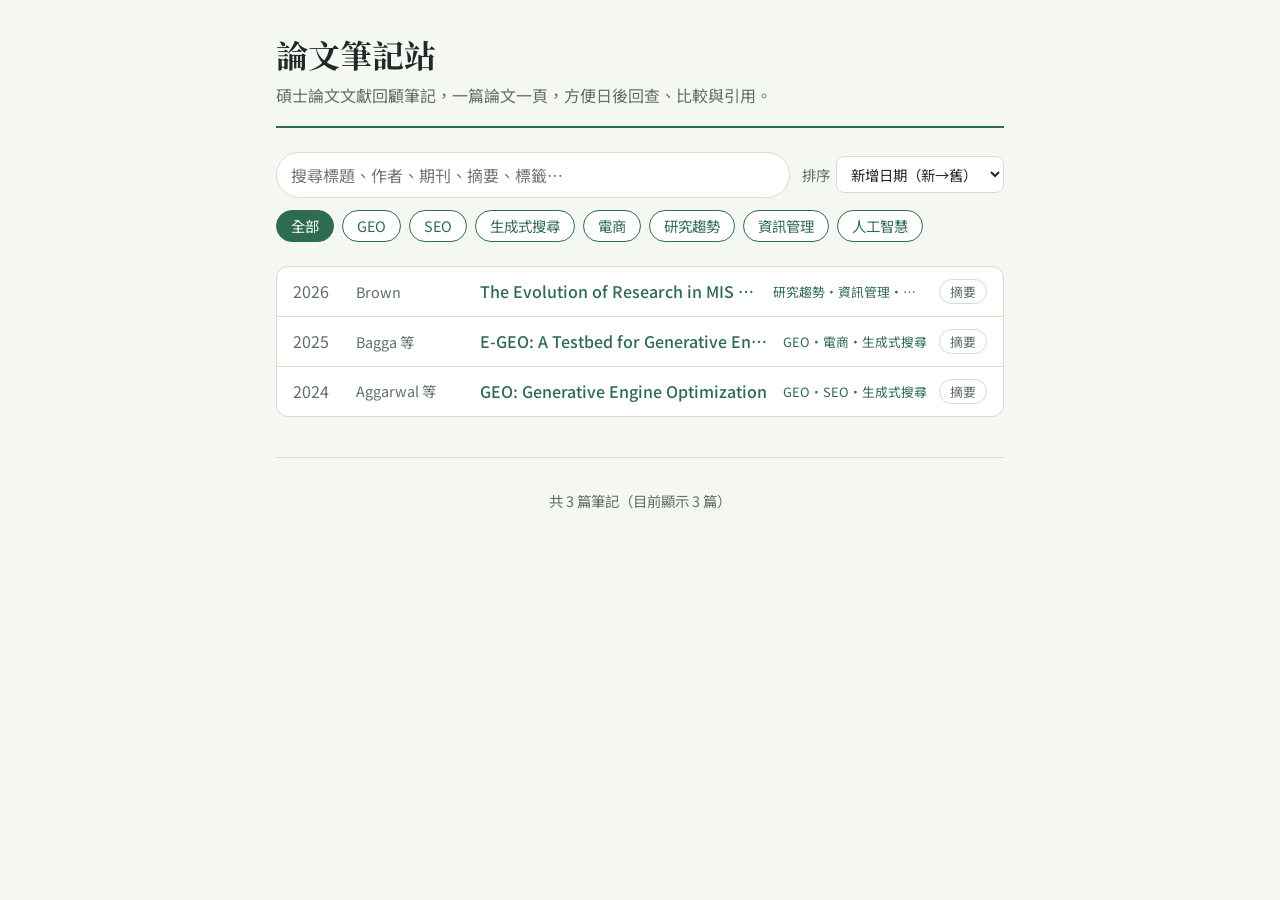
<file: index.html>
<!DOCTYPE html>
<html lang="zh-Hant">
<head>
  <meta charset="UTF-8">
  <meta name="viewport" content="width=device-width, initial-scale=1">
  <title>論文筆記站</title>
  <link rel="stylesheet" href="assets/style.css">
</head>
<body>
  <div class="container">
    <header class="site-header">
      <h1 class="site-title">論文筆記站</h1>
      <p class="site-intro">碩士論文文獻回顧筆記，一篇論文一頁，方便日後回查、比較與引用。</p>
    </header>

    <div class="toolbar">
      <input class="search-input" id="search-input" type="search" placeholder="搜尋標題、作者、期刊、摘要、標籤…" aria-label="搜尋筆記">
      <label class="sort-label">排序
        <select class="sort-select" id="sort-select">
          <option value="added">新增日期（新→舊）</option>
          <option value="year-desc">出版年份（新→舊）</option>
          <option value="year-asc">出版年份（舊→新）</option>
          <option value="title">標題（A→Z）</option>
        </select>
      </label>
    </div>

    <nav class="filter-bar" id="filter-bar" aria-label="標籤篩選"></nav>

    <main>
      <ul class="note-list" id="note-list">
        <li class="empty-message">筆記載入中……</li>
      </ul>
    </main>

    <footer class="site-footer">
      <p id="note-count"></p>
    </footer>
  </div>

  <script>
    (function () {
      var listEl = document.getElementById("note-list");
      var filterEl = document.getElementById("filter-bar");
      var countEl = document.getElementById("note-count");
      var searchEl = document.getElementById("search-input");
      var sortEl = document.getElementById("sort-select");
      var STORE_KEY = "paper-notes-home";
      var notes = [];
      var state = loadState();

      searchEl.value = state.query;
      sortEl.value = state.sort;

      function loadState() {
        var fallback = { query: "", tag: "全部", sort: "added" };
        try {
          var saved = JSON.parse(sessionStorage.getItem(STORE_KEY));
          return saved ? Object.assign(fallback, saved) : fallback;
        } catch (e) {
          return fallback;
        }
      }

      function saveState() {
        try { sessionStorage.setItem(STORE_KEY, JSON.stringify(state)); } catch (e) {}
      }

      function escapeHtml(value) {
        return String(value == null ? "" : value)
          .replace(/&/g, "&amp;")
          .replace(/</g, "&lt;")
          .replace(/>/g, "&gt;")
          .replace(/"/g, "&quot;")
          .replace(/'/g, "&#39;");
      }

      function firstAuthor(authors) {
        var parts = String(authors || "待補").split(",");
        var name = parts[0].trim();
        return parts.length > 2 ? name + " 等" : name;
      }

      // 新增日期新→舊；同一天時，notes.json 中越後面的越新
      function newerFirst(a, b) {
        return String(b.added).localeCompare(String(a.added)) || notes.indexOf(b) - notes.indexOf(a);
      }

      function compare(a, b) {
        var ya = a.year == null ? -Infinity : a.year;
        var yb = b.year == null ? -Infinity : b.year;
        if (state.sort === "year-desc") return yb - ya || newerFirst(a, b);
        if (state.sort === "year-asc") return ya - yb || newerFirst(a, b);
        if (state.sort === "title") return String(a.title).localeCompare(String(b.title));
        return newerFirst(a, b);
      }

      function matches(note) {
        if (state.tag !== "全部" && (note.tags || []).indexOf(state.tag) === -1) return false;
        var q = state.query.trim().toLowerCase();
        if (!q) return true;
        var haystack = [note.title, note.authors, note.year, note.venue, note.summary, (note.tags || []).join(" ")]
          .join(" ").toLowerCase();
        return q.split(/\s+/).every(function (word) { return haystack.indexOf(word) !== -1; });
      }

      function renderFilters() {
        var tags = [];
        notes.forEach(function (note) {
          (note.tags || []).forEach(function (tag) {
            if (tags.indexOf(tag) === -1) tags.push(tag);
          });
        });
        if (state.tag !== "全部" && tags.indexOf(state.tag) === -1) state.tag = "全部";
        filterEl.innerHTML = "";
        ["全部"].concat(tags).forEach(function (tag) {
          var btn = document.createElement("button");
          btn.type = "button";
          btn.className = "filter-btn" + (tag === state.tag ? " is-active" : "");
          btn.setAttribute("aria-pressed", tag === state.tag ? "true" : "false");
          btn.textContent = tag;
          btn.addEventListener("click", function () {
            state.tag = tag;
            saveState();
            renderFilters();
            renderNotes();
          });
          filterEl.appendChild(btn);
        });
      }

      function renderNotes() {
        var shown = notes.filter(matches).sort(compare);
        countEl.textContent = "共 " + notes.length + " 篇筆記（目前顯示 " + shown.length + " 篇）";
        if (shown.length === 0) {
          listEl.innerHTML = '<li class="empty-message">' +
            (notes.length === 0 ? "目前沒有筆記。" : "找不到符合條件的筆記。") + "</li>";
          return;
        }
        listEl.innerHTML = shown.map(function (note, i) {
          var year = note.year == null ? "待補" : note.year;
          var href = "notes/" + encodeURIComponent(note.slug) + ".html";
          var detailId = "detail-" + i;
          return (
            '<li class="note-row">' +
              '<div class="note-row-main">' +
                '<span class="note-year">' + escapeHtml(year) + "</span>" +
                '<span class="note-author">' + escapeHtml(firstAuthor(note.authors)) + "</span>" +
                '<a class="note-title-link" href="' + href + '" title="' + escapeHtml(note.title) + '">' + escapeHtml(note.title) + "</a>" +
                '<span class="note-row-tags">' + escapeHtml((note.tags || []).join("・")) + "</span>" +
                '<button type="button" class="note-row-toggle" aria-expanded="false" aria-controls="' + detailId + '">摘要</button>' +
              "</div>" +
              '<div class="note-row-detail" id="' + detailId + '" hidden>' +
                "<p>" + escapeHtml(note.summary) + "</p>" +
                '<p class="note-detail-meta">' + escapeHtml(note.authors) + "（" + escapeHtml(year) + "）．" + escapeHtml(note.venue) + "</p>" +
                '<a href="' + href + '">閱讀筆記 →</a>' +
              "</div>" +
            "</li>"
          );
        }).join("");
      }

      // 點整列（標題連結以外）即可展開／收合摘要
      listEl.addEventListener("click", function (e) {
        if (e.target.closest("a")) return;
        var main = e.target.closest(".note-row-main");
        if (!main) return;
        var btn = main.querySelector(".note-row-toggle");
        var detail = document.getElementById(btn.getAttribute("aria-controls"));
        var open = btn.getAttribute("aria-expanded") === "true";
        btn.setAttribute("aria-expanded", open ? "false" : "true");
        btn.textContent = open ? "摘要" : "收合";
        detail.hidden = open;
      });

      searchEl.addEventListener("input", function () {
        state.query = searchEl.value;
        saveState();
        renderNotes();
      });

      sortEl.addEventListener("change", function () {
        state.sort = sortEl.value;
        saveState();
        renderNotes();
      });

      fetch("data/notes.json")
        .then(function (res) {
          if (!res.ok) throw new Error(res.status);
          return res.json();
        })
        .then(function (data) {
          notes = data;
          renderFilters();
          renderNotes();
        })
        .catch(function () {
          listEl.innerHTML = '<li class="empty-message">無法讀取 data/notes.json。請用本機伺服器預覽（python3 -m http.server 8000）。</li>';
        });
    })();
  </script>
</body>
</html>
</file>
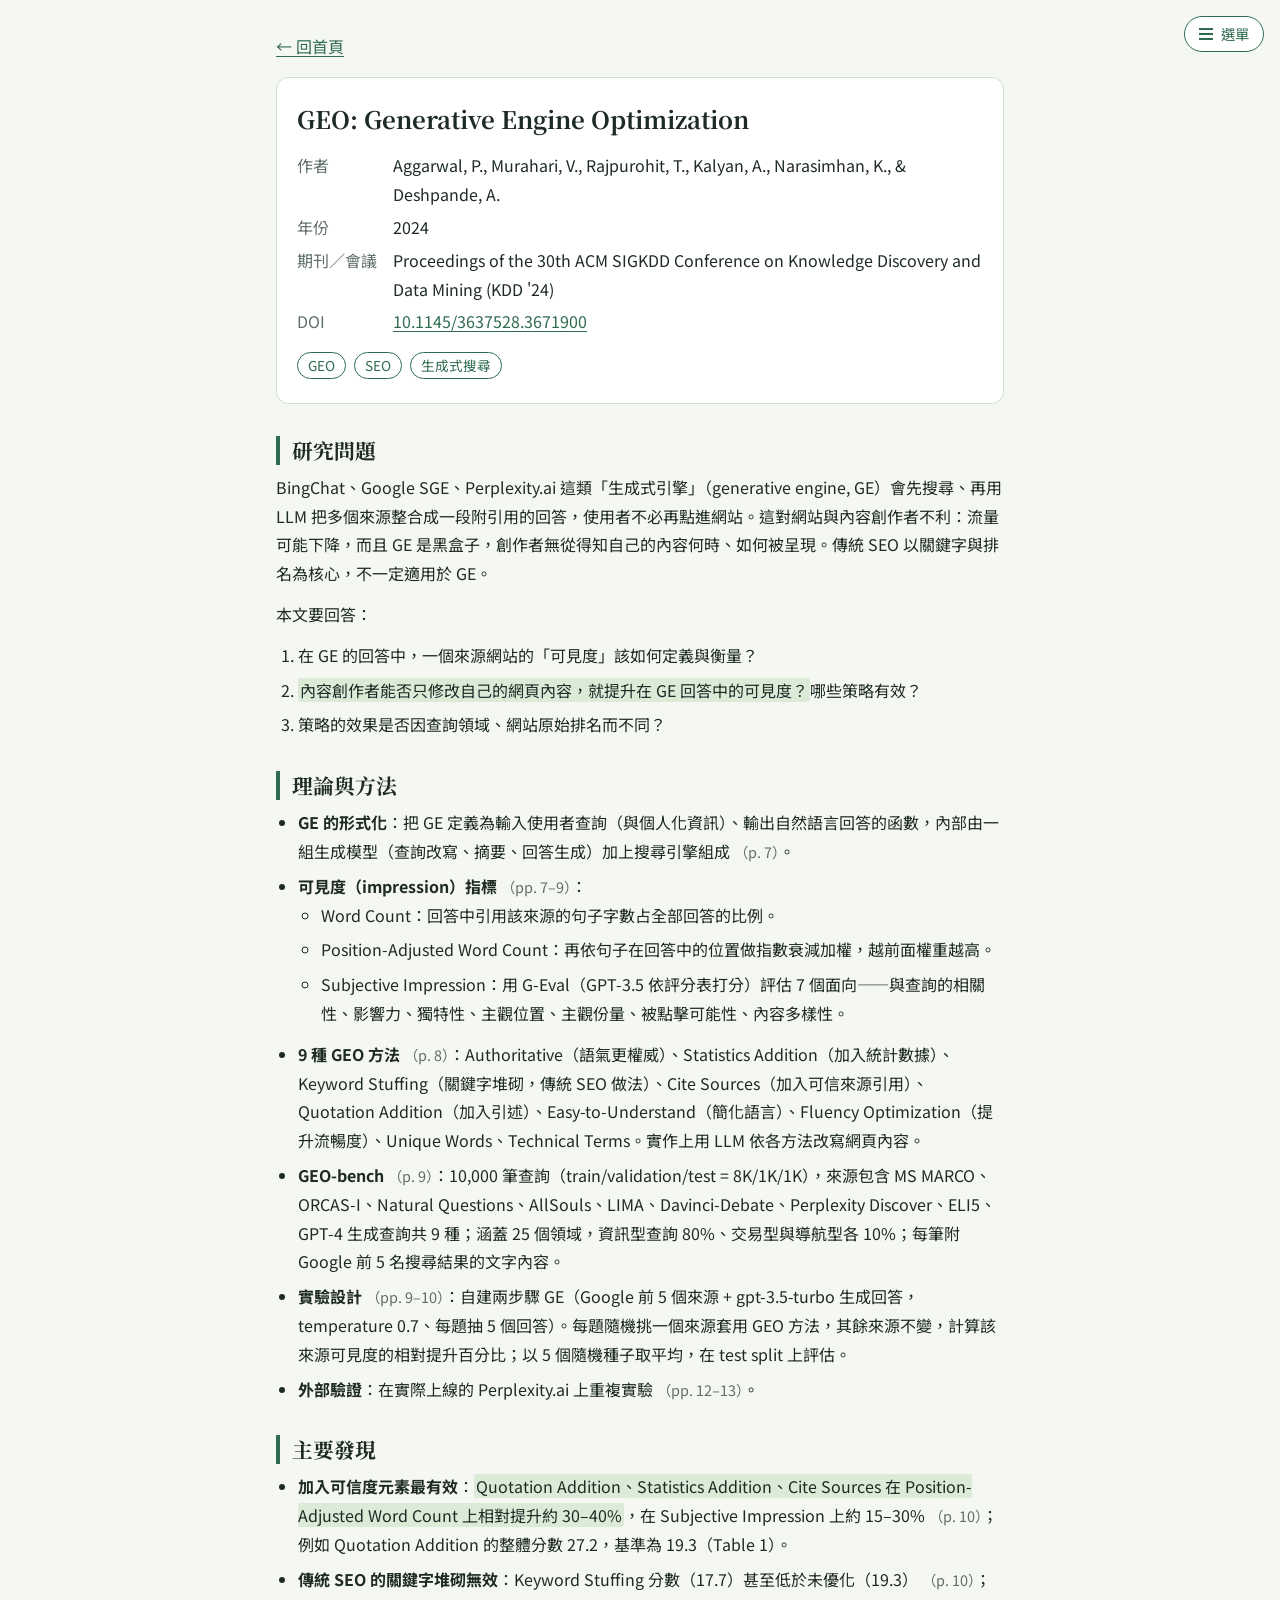
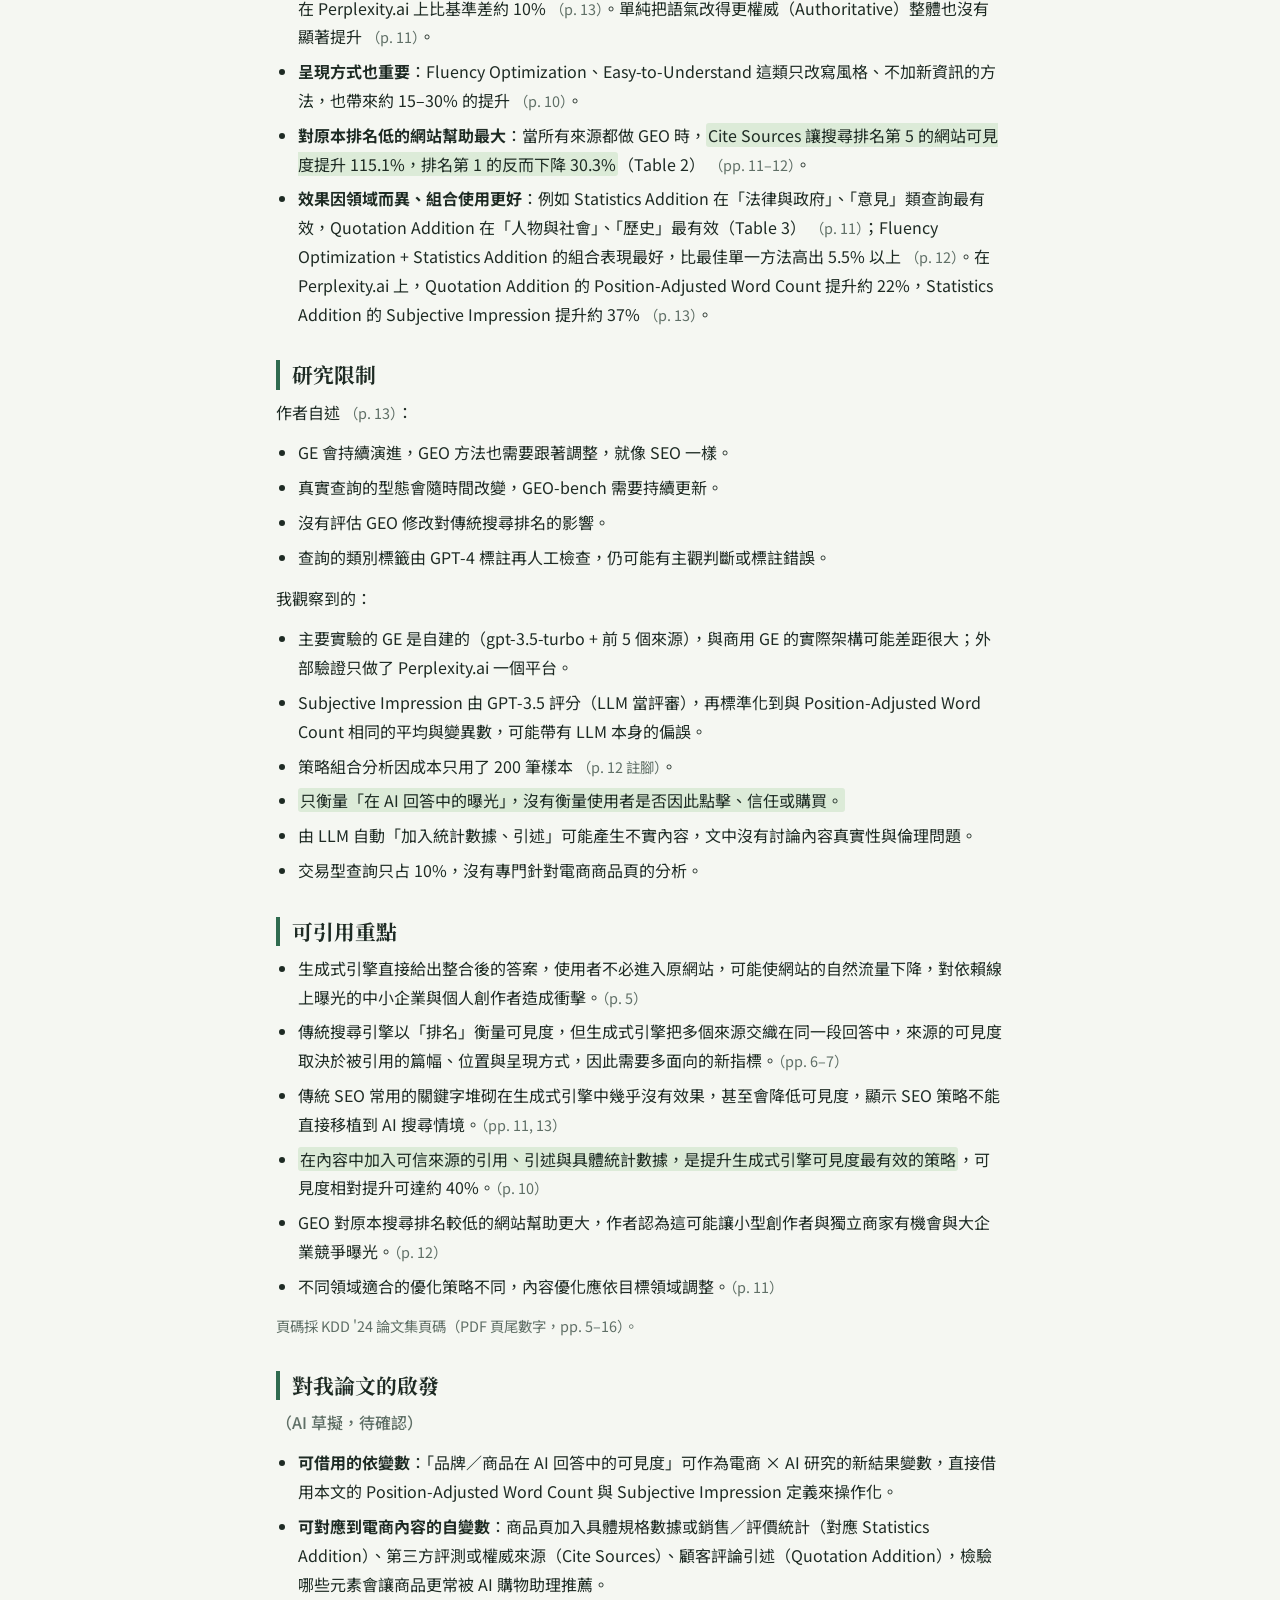
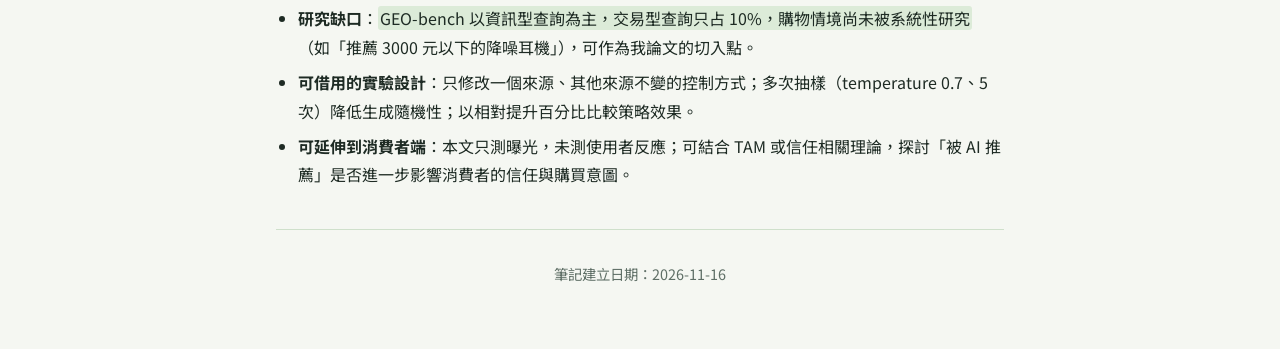
<file: notes/aggarwal-2024-geo.html>
<!DOCTYPE html>
<html lang="zh-Hant">
<head>
  <meta charset="UTF-8">
  <meta name="viewport" content="width=device-width, initial-scale=1">
  <title>GEO: Generative Engine Optimization｜論文筆記站</title>
  <link rel="stylesheet" href="../assets/style.css">
</head>
<body>
  <div class="container">
    <a class="back-link" href="../index.html">← 回首頁</a>

    <article>
      <!-- 基本資料卡 -->
      <header class="info-card">
        <h1 class="note-title">GEO: Generative Engine Optimization</h1>
        <dl class="info-list">
          <dt>作者</dt>
          <dd>Aggarwal, P., Murahari, V., Rajpurohit, T., Kalyan, A., Narasimhan, K., &amp; Deshpande, A.</dd>
          <dt>年份</dt>
          <dd>2024</dd>
          <dt>期刊／會議</dt>
          <dd>Proceedings of the 30th ACM SIGKDD Conference on Knowledge Discovery and Data Mining (KDD '24)</dd>
          <dt>DOI</dt>
          <dd><a href="https://doi.org/10.1145/3637528.3671900">10.1145/3637528.3671900</a></dd>
        </dl>
        <ul class="tag-list">
          <li class="tag">GEO</li>
          <li class="tag">SEO</li>
          <li class="tag">生成式搜尋</li>
        </ul>
      </header>

      <!-- 固定六段：順序與標題文字不可更改 -->
      <section class="note-section">
        <h2>研究問題</h2>
        <p>BingChat、Google SGE、Perplexity.ai 這類「生成式引擎」（generative engine, GE）會先搜尋、再用 LLM 把多個來源整合成一段附引用的回答，使用者不必再點進網站。這對網站與內容創作者不利：流量可能下降，而且 GE 是黑盒子，創作者無從得知自己的內容何時、如何被呈現。傳統 SEO 以關鍵字與排名為核心，不一定適用於 GE。</p>
        <p>本文要回答：</p>
        <ol>
          <li>在 GE 的回答中，一個來源網站的「可見度」該如何定義與衡量？</li>
          <li><mark>內容創作者能否只修改自己的網頁內容，就提升在 GE 回答中的可見度？</mark>哪些策略有效？</li>
          <li>策略的效果是否因查詢領域、網站原始排名而不同？</li>
        </ol>
      </section>

      <section class="note-section">
        <h2>理論與方法</h2>
        <ul>
          <li><strong>GE 的形式化</strong>：把 GE 定義為輸入使用者查詢（與個人化資訊）、輸出自然語言回答的函數，內部由一組生成模型（查詢改寫、摘要、回答生成）加上搜尋引擎組成 <span class="page-ref">（p. 7）</span>。</li>
          <li><strong>可見度（impression）指標</strong> <span class="page-ref">（pp. 7–9）</span>：
            <ul>
              <li>Word Count：回答中引用該來源的句子字數占全部回答的比例。</li>
              <li>Position-Adjusted Word Count：再依句子在回答中的位置做指數衰減加權，越前面權重越高。</li>
              <li>Subjective Impression：用 G-Eval（GPT-3.5 依評分表打分）評估 7 個面向——與查詢的相關性、影響力、獨特性、主觀位置、主觀份量、被點擊可能性、內容多樣性。</li>
            </ul>
          </li>
          <li><strong>9 種 GEO 方法</strong> <span class="page-ref">（p. 8）</span>：Authoritative（語氣更權威）、Statistics Addition（加入統計數據）、Keyword Stuffing（關鍵字堆砌，傳統 SEO 做法）、Cite Sources（加入可信來源引用）、Quotation Addition（加入引述）、Easy-to-Understand（簡化語言）、Fluency Optimization（提升流暢度）、Unique Words、Technical Terms。實作上用 LLM 依各方法改寫網頁內容。</li>
          <li><strong>GEO-bench</strong> <span class="page-ref">（p. 9）</span>：10,000 筆查詢（train/validation/test = 8K/1K/1K），來源包含 MS MARCO、ORCAS-I、Natural Questions、AllSouls、LIMA、Davinci-Debate、Perplexity Discover、ELI5、GPT-4 生成查詢共 9 種；涵蓋 25 個領域，資訊型查詢 80%、交易型與導航型各 10%；每筆附 Google 前 5 名搜尋結果的文字內容。</li>
          <li><strong>實驗設計</strong> <span class="page-ref">（pp. 9–10）</span>：自建兩步驟 GE（Google 前 5 個來源 + gpt-3.5-turbo 生成回答，temperature 0.7、每題抽 5 個回答）。每題隨機挑一個來源套用 GEO 方法，其餘來源不變，計算該來源可見度的相對提升百分比；以 5 個隨機種子取平均，在 test split 上評估。</li>
          <li><strong>外部驗證</strong>：在實際上線的 Perplexity.ai 上重複實驗 <span class="page-ref">（pp. 12–13）</span>。</li>
        </ul>
      </section>

      <section class="note-section">
        <h2>主要發現</h2>
        <ul>
          <li><strong>加入可信度元素最有效</strong>：<mark>Quotation Addition、Statistics Addition、Cite Sources 在 Position-Adjusted Word Count 上相對提升約 30–40%</mark>，在 Subjective Impression 上約 15–30% <span class="page-ref">（p. 10）</span>；例如 Quotation Addition 的整體分數 27.2，基準為 19.3（Table 1）。</li>
          <li><strong>傳統 SEO 的關鍵字堆砌無效</strong>：Keyword Stuffing 分數（17.7）甚至低於未優化（19.3） <span class="page-ref">（p. 10）</span>；在 Perplexity.ai 上比基準差約 10% <span class="page-ref">（p. 13）</span>。單純把語氣改得更權威（Authoritative）整體也沒有顯著提升 <span class="page-ref">（p. 11）</span>。</li>
          <li><strong>呈現方式也重要</strong>：Fluency Optimization、Easy-to-Understand 這類只改寫風格、不加新資訊的方法，也帶來約 15–30% 的提升 <span class="page-ref">（p. 10）</span>。</li>
          <li><strong>對原本排名低的網站幫助最大</strong>：當所有來源都做 GEO 時，<mark>Cite Sources 讓搜尋排名第 5 的網站可見度提升 115.1%，排名第 1 的反而下降 30.3%</mark>（Table 2） <span class="page-ref">（pp. 11–12）</span>。</li>
          <li><strong>效果因領域而異、組合使用更好</strong>：例如 Statistics Addition 在「法律與政府」、「意見」類查詢最有效，Quotation Addition 在「人物與社會」、「歷史」最有效（Table 3） <span class="page-ref">（p. 11）</span>；Fluency Optimization + Statistics Addition 的組合表現最好，比最佳單一方法高出 5.5% 以上 <span class="page-ref">（p. 12）</span>。在 Perplexity.ai 上，Quotation Addition 的 Position-Adjusted Word Count 提升約 22%，Statistics Addition 的 Subjective Impression 提升約 37% <span class="page-ref">（p. 13）</span>。</li>
        </ul>
      </section>

      <section class="note-section">
        <h2>研究限制</h2>
        <p>作者自述 <span class="page-ref">（p. 13）</span>：</p>
        <ul>
          <li>GE 會持續演進，GEO 方法也需要跟著調整，就像 SEO 一樣。</li>
          <li>真實查詢的型態會隨時間改變，GEO-bench 需要持續更新。</li>
          <li>沒有評估 GEO 修改對傳統搜尋排名的影響。</li>
          <li>查詢的類別標籤由 GPT-4 標註再人工檢查，仍可能有主觀判斷或標註錯誤。</li>
        </ul>
        <p>我觀察到的：</p>
        <ul>
          <li>主要實驗的 GE 是自建的（gpt-3.5-turbo + 前 5 個來源），與商用 GE 的實際架構可能差距很大；外部驗證只做了 Perplexity.ai 一個平台。</li>
          <li>Subjective Impression 由 GPT-3.5 評分（LLM 當評審），再標準化到與 Position-Adjusted Word Count 相同的平均與變異數，可能帶有 LLM 本身的偏誤。</li>
          <li>策略組合分析因成本只用了 200 筆樣本 <span class="page-ref">（p. 12 註腳）</span>。</li>
          <li><mark>只衡量「在 AI 回答中的曝光」，沒有衡量使用者是否因此點擊、信任或購買。</mark></li>
          <li>由 LLM 自動「加入統計數據、引述」可能產生不實內容，文中沒有討論內容真實性與倫理問題。</li>
          <li>交易型查詢只占 10%，沒有專門針對電商商品頁的分析。</li>
        </ul>
      </section>

      <section class="note-section">
        <h2>可引用重點</h2>
        <ul>
          <li>生成式引擎直接給出整合後的答案，使用者不必進入原網站，可能使網站的自然流量下降，對依賴線上曝光的中小企業與個人創作者造成衝擊。<span class="page-ref">（p. 5）</span></li>
          <li>傳統搜尋引擎以「排名」衡量可見度，但生成式引擎把多個來源交織在同一段回答中，來源的可見度取決於被引用的篇幅、位置與呈現方式，因此需要多面向的新指標。<span class="page-ref">（pp. 6–7）</span></li>
          <li>傳統 SEO 常用的關鍵字堆砌在生成式引擎中幾乎沒有效果，甚至會降低可見度，顯示 SEO 策略不能直接移植到 AI 搜尋情境。<span class="page-ref">（pp. 11, 13）</span></li>
          <li><mark>在內容中加入可信來源的引用、引述與具體統計數據，是提升生成式引擎可見度最有效的策略</mark>，可見度相對提升可達約 40%。<span class="page-ref">（p. 10）</span></li>
          <li>GEO 對原本搜尋排名較低的網站幫助更大，作者認為這可能讓小型創作者與獨立商家有機會與大企業競爭曝光。<span class="page-ref">（p. 12）</span></li>
          <li>不同領域適合的優化策略不同，內容優化應依目標領域調整。<span class="page-ref">（p. 11）</span></li>
        </ul>
        <p class="page-ref">頁碼採 KDD '24 論文集頁碼（PDF 頁尾數字，pp. 5–16）。</p>
      </section>

      <section class="note-section">
        <h2>對我論文的啟發</h2>
        <p class="ai-draft-label">（AI 草擬，待確認）</p>
        <ul>
          <li><strong>可借用的依變數</strong>：「品牌／商品在 AI 回答中的可見度」可作為電商 × AI 研究的新結果變數，直接借用本文的 Position-Adjusted Word Count 與 Subjective Impression 定義來操作化。</li>
          <li><strong>可對應到電商內容的自變數</strong>：商品頁加入具體規格數據或銷售／評價統計（對應 Statistics Addition）、第三方評測或權威來源（Cite Sources）、顧客評論引述（Quotation Addition），檢驗哪些元素會讓商品更常被 AI 購物助理推薦。</li>
          <li><strong>研究缺口</strong>：<mark>GEO-bench 以資訊型查詢為主，交易型查詢只占 10%，購物情境尚未被系統性研究</mark>（如「推薦 3000 元以下的降噪耳機」），可作為我論文的切入點。</li>
          <li><strong>可借用的實驗設計</strong>：只修改一個來源、其他來源不變的控制方式；多次抽樣（temperature 0.7、5 次）降低生成隨機性；以相對提升百分比比較策略效果。</li>
          <li><strong>可延伸到消費者端</strong>：本文只測曝光，未測使用者反應；可結合 TAM 或信任相關理論，探討「被 AI 推薦」是否進一步影響消費者的信任與購買意圖。</li>
        </ul>
      </section>
    </article>

    <footer class="site-footer">
      <p>筆記建立日期：2026-11-16</p>
    </footer>
  </div>
  <script src="../assets/note.js"></script>
</body>
</html>
</file>
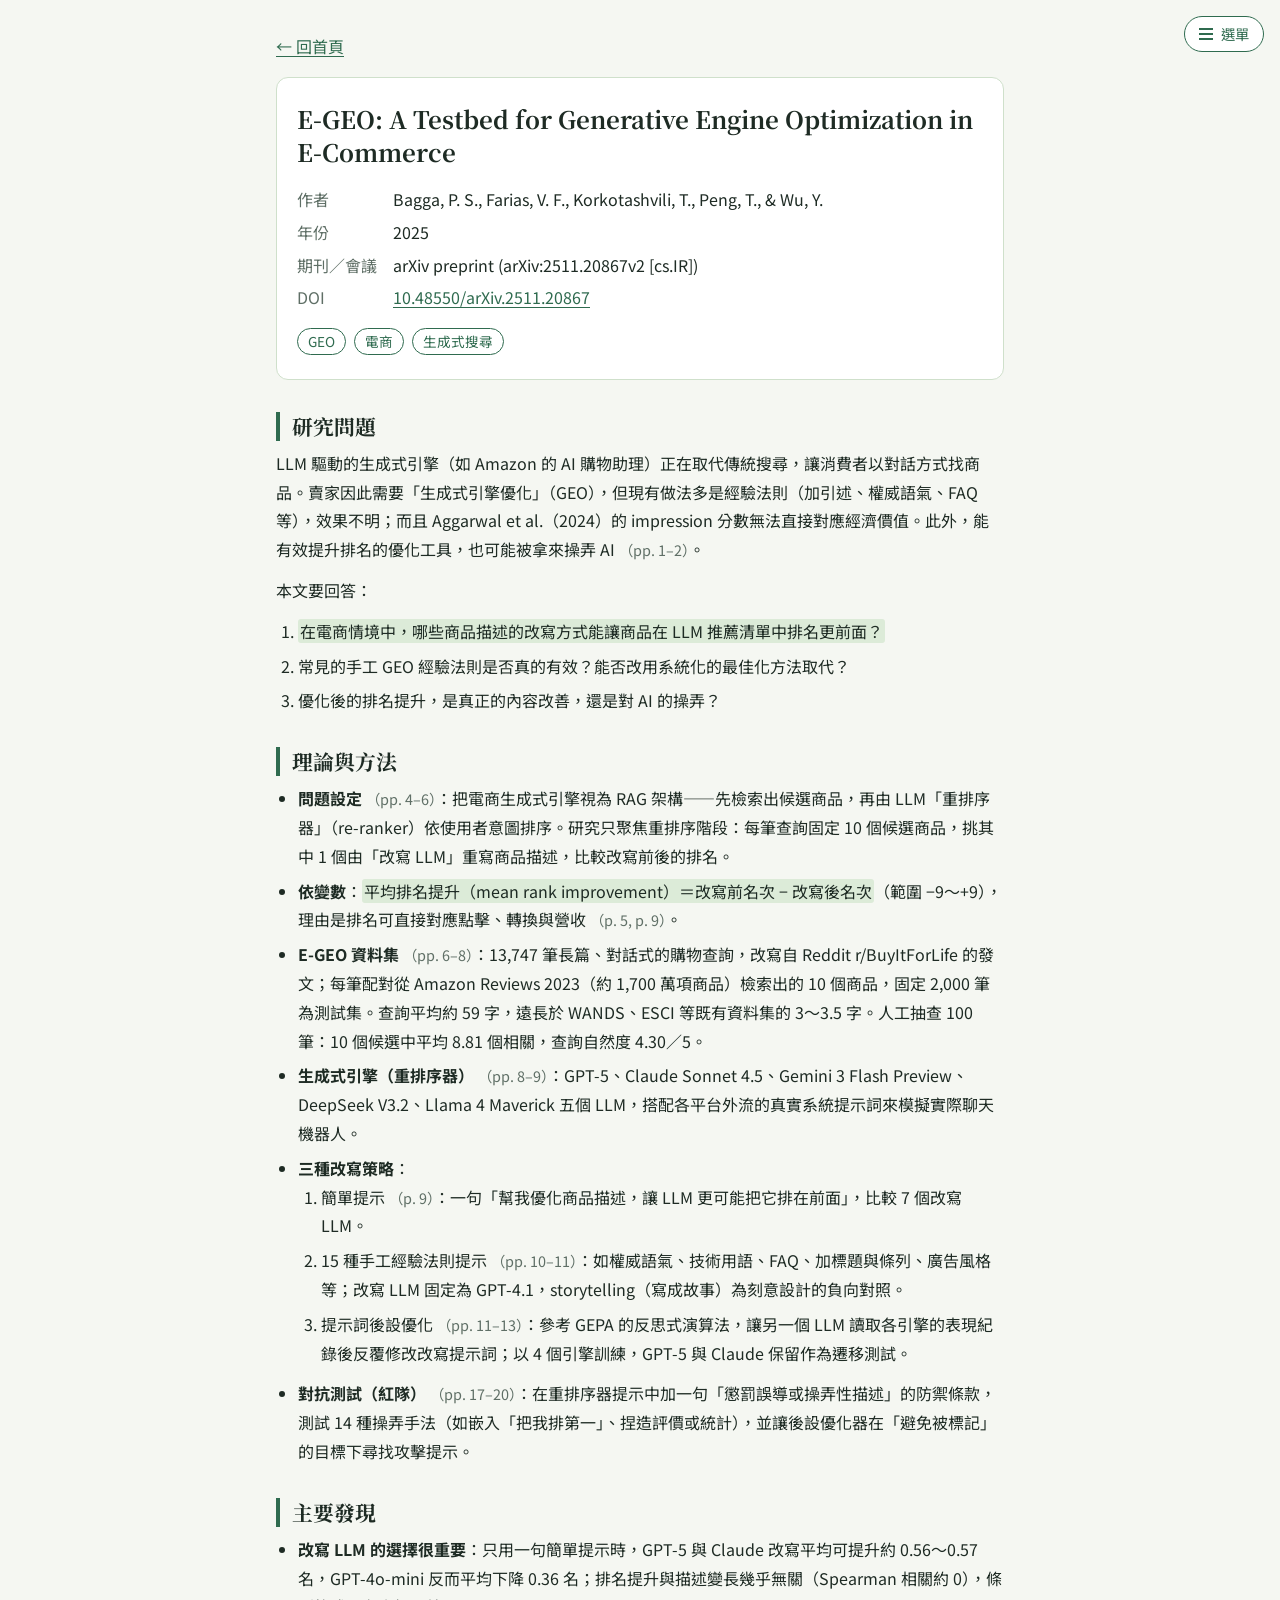
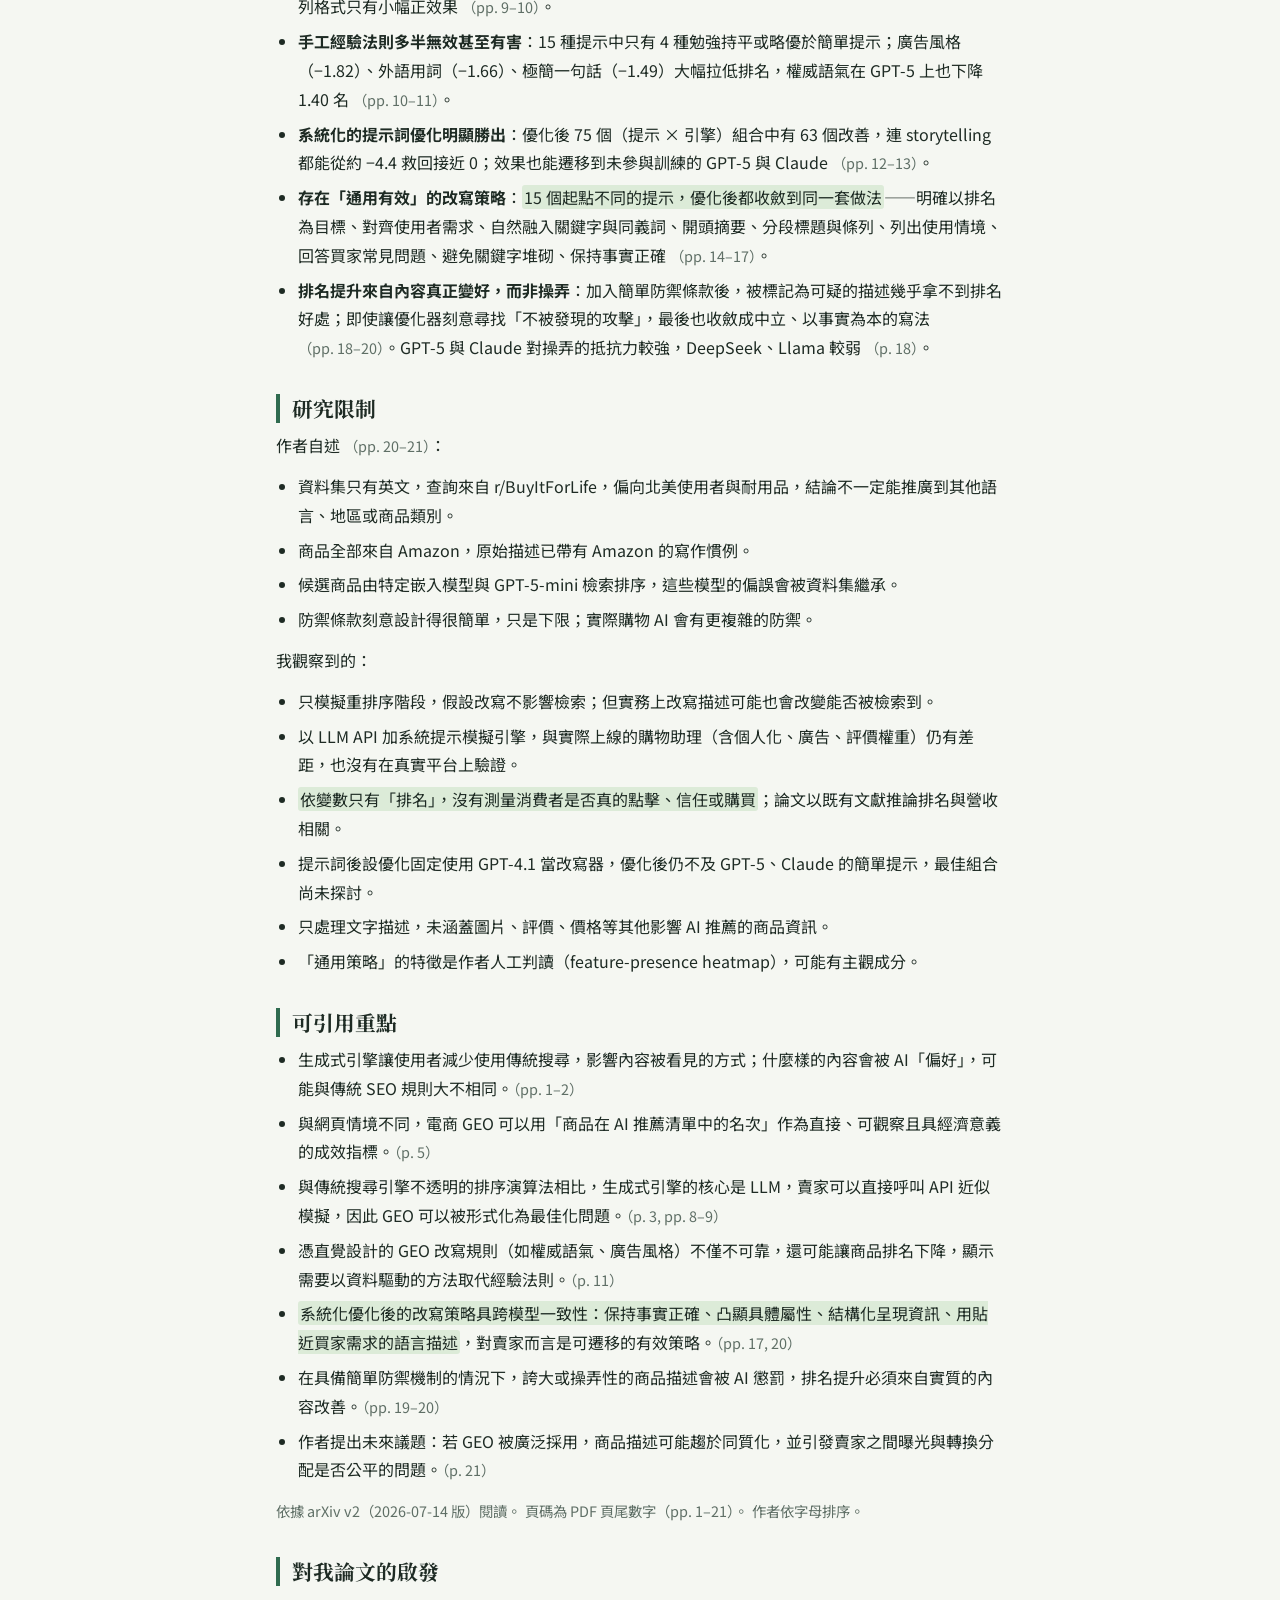
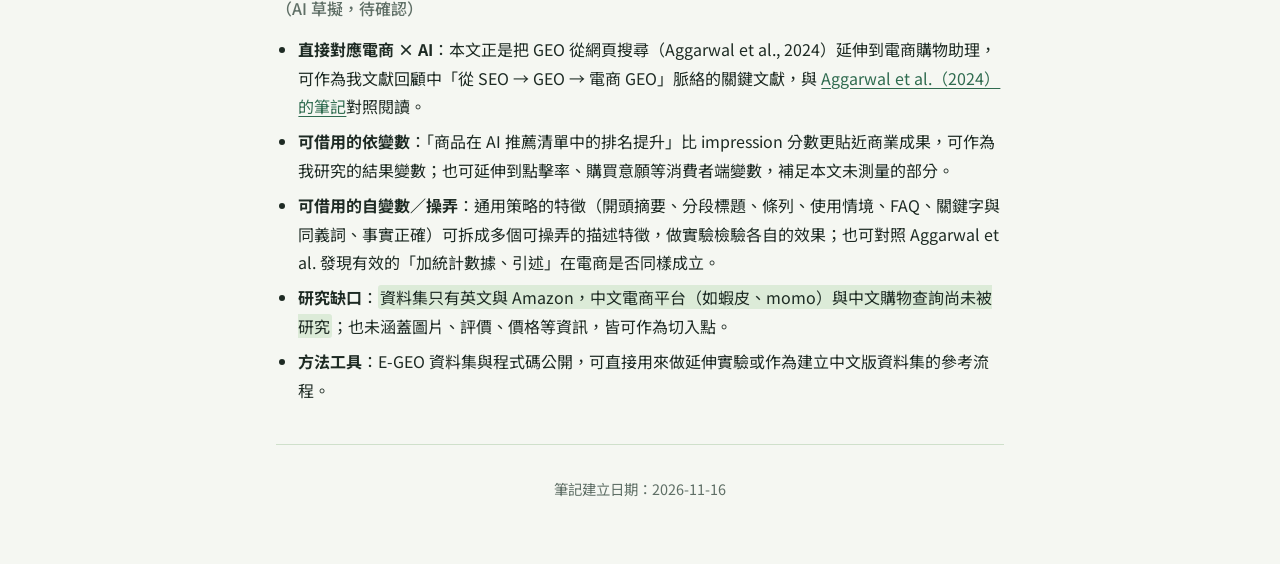
<file: notes/bagga-2025-egeo.html>
<!DOCTYPE html>
<html lang="zh-Hant">
<head>
  <meta charset="UTF-8">
  <meta name="viewport" content="width=device-width, initial-scale=1">
  <title>E-GEO: A Testbed for Generative Engine Optimization in E-Commerce｜論文筆記站</title>
  <link rel="stylesheet" href="../assets/style.css">
</head>
<body>
  <div class="container">
    <a class="back-link" href="../index.html">← 回首頁</a>

    <article>
      <!-- 基本資料卡 -->
      <header class="info-card">
        <h1 class="note-title">E-GEO: A Testbed for Generative Engine Optimization in E-Commerce</h1>
        <dl class="info-list">
          <dt>作者</dt>
          <dd>Bagga, P. S., Farias, V. F., Korkotashvili, T., Peng, T., &amp; Wu, Y.</dd>
          <dt>年份</dt>
          <dd>2025</dd>
          <dt>期刊／會議</dt>
          <dd>arXiv preprint (arXiv:2511.20867v2 [cs.IR])</dd>
          <dt>DOI</dt>
          <dd><a href="https://doi.org/10.48550/arXiv.2511.20867">10.48550/arXiv.2511.20867</a></dd>
        </dl>
        <ul class="tag-list">
          <li class="tag">GEO</li>
          <li class="tag">電商</li>
          <li class="tag">生成式搜尋</li>
        </ul>
      </header>

      <!-- 固定六段：順序與標題文字不可更改 -->
      <section class="note-section">
        <h2>研究問題</h2>
        <p>LLM 驅動的生成式引擎（如 Amazon 的 AI 購物助理）正在取代傳統搜尋，讓消費者以對話方式找商品。賣家因此需要「生成式引擎優化」（GEO），但現有做法多是經驗法則（加引述、權威語氣、FAQ 等），效果不明；而且 Aggarwal et al.（2024）的 impression 分數無法直接對應經濟價值。此外，能有效提升排名的優化工具，也可能被拿來操弄 AI <span class="page-ref">（pp. 1–2）</span>。</p>
        <p>本文要回答：</p>
        <ol>
          <li><mark>在電商情境中，哪些商品描述的改寫方式能讓商品在 LLM 推薦清單中排名更前面？</mark></li>
          <li>常見的手工 GEO 經驗法則是否真的有效？能否改用系統化的最佳化方法取代？</li>
          <li>優化後的排名提升，是真正的內容改善，還是對 AI 的操弄？</li>
        </ol>
      </section>

      <section class="note-section">
        <h2>理論與方法</h2>
        <ul>
          <li><strong>問題設定</strong> <span class="page-ref">（pp. 4–6）</span>：把電商生成式引擎視為 RAG 架構——先檢索出候選商品，再由 LLM「重排序器」（re-ranker）依使用者意圖排序。研究只聚焦重排序階段：每筆查詢固定 10 個候選商品，挑其中 1 個由「改寫 LLM」重寫商品描述，比較改寫前後的排名。</li>
          <li><strong>依變數</strong>：<mark>平均排名提升（mean rank improvement）＝改寫前名次 − 改寫後名次</mark>（範圍 −9～+9），理由是排名可直接對應點擊、轉換與營收 <span class="page-ref">（p. 5, p. 9）</span>。</li>
          <li><strong>E-GEO 資料集</strong> <span class="page-ref">（pp. 6–8）</span>：13,747 筆長篇、對話式的購物查詢，改寫自 Reddit r/BuyItForLife 的發文；每筆配對從 Amazon Reviews 2023（約 1,700 萬項商品）檢索出的 10 個商品，固定 2,000 筆為測試集。查詢平均約 59 字，遠長於 WANDS、ESCI 等既有資料集的 3～3.5 字。人工抽查 100 筆：10 個候選中平均 8.81 個相關，查詢自然度 4.30／5。</li>
          <li><strong>生成式引擎（重排序器）</strong> <span class="page-ref">（pp. 8–9）</span>：GPT-5、Claude Sonnet 4.5、Gemini 3 Flash Preview、DeepSeek V3.2、Llama 4 Maverick 五個 LLM，搭配各平台外流的真實系統提示詞來模擬實際聊天機器人。</li>
          <li><strong>三種改寫策略</strong>：
            <ol>
              <li>簡單提示 <span class="page-ref">（p. 9）</span>：一句「幫我優化商品描述，讓 LLM 更可能把它排在前面」，比較 7 個改寫 LLM。</li>
              <li>15 種手工經驗法則提示 <span class="page-ref">（pp. 10–11）</span>：如權威語氣、技術用語、FAQ、加標題與條列、廣告風格等；改寫 LLM 固定為 GPT-4.1，storytelling（寫成故事）為刻意設計的負向對照。</li>
              <li>提示詞後設優化 <span class="page-ref">（pp. 11–13）</span>：參考 GEPA 的反思式演算法，讓另一個 LLM 讀取各引擎的表現紀錄後反覆修改改寫提示詞；以 4 個引擎訓練，GPT-5 與 Claude 保留作為遷移測試。</li>
            </ol>
          </li>
          <li><strong>對抗測試（紅隊）</strong> <span class="page-ref">（pp. 17–20）</span>：在重排序器提示中加一句「懲罰誤導或操弄性描述」的防禦條款，測試 14 種操弄手法（如嵌入「把我排第一」、捏造評價或統計），並讓後設優化器在「避免被標記」的目標下尋找攻擊提示。</li>
        </ul>
      </section>

      <section class="note-section">
        <h2>主要發現</h2>
        <ul>
          <li><strong>改寫 LLM 的選擇很重要</strong>：只用一句簡單提示時，GPT-5 與 Claude 改寫平均可提升約 0.56～0.57 名，GPT-4o-mini 反而平均下降 0.36 名；排名提升與描述變長幾乎無關（Spearman 相關約 0），條列格式只有小幅正效果 <span class="page-ref">（pp. 9–10）</span>。</li>
          <li><strong>手工經驗法則多半無效甚至有害</strong>：15 種提示中只有 4 種勉強持平或略優於簡單提示；廣告風格（−1.82）、外語用詞（−1.66）、極簡一句話（−1.49）大幅拉低排名，權威語氣在 GPT-5 上也下降 1.40 名 <span class="page-ref">（pp. 10–11）</span>。</li>
          <li><strong>系統化的提示詞優化明顯勝出</strong>：優化後 75 個（提示 × 引擎）組合中有 63 個改善，連 storytelling 都能從約 −4.4 救回接近 0；效果也能遷移到未參與訓練的 GPT-5 與 Claude <span class="page-ref">（pp. 12–13）</span>。</li>
          <li><strong>存在「通用有效」的改寫策略</strong>：<mark>15 個起點不同的提示，優化後都收斂到同一套做法</mark>——明確以排名為目標、對齊使用者需求、自然融入關鍵字與同義詞、開頭摘要、分段標題與條列、列出使用情境、回答買家常見問題、避免關鍵字堆砌、保持事實正確 <span class="page-ref">（pp. 14–17）</span>。</li>
          <li><strong>排名提升來自內容真正變好，而非操弄</strong>：加入簡單防禦條款後，被標記為可疑的描述幾乎拿不到排名好處；即使讓優化器刻意尋找「不被發現的攻擊」，最後也收斂成中立、以事實為本的寫法 <span class="page-ref">（pp. 18–20）</span>。GPT-5 與 Claude 對操弄的抵抗力較強，DeepSeek、Llama 較弱 <span class="page-ref">（p. 18）</span>。</li>
        </ul>
      </section>

      <section class="note-section">
        <h2>研究限制</h2>
        <p>作者自述 <span class="page-ref">（pp. 20–21）</span>：</p>
        <ul>
          <li>資料集只有英文，查詢來自 r/BuyItForLife，偏向北美使用者與耐用品，結論不一定能推廣到其他語言、地區或商品類別。</li>
          <li>商品全部來自 Amazon，原始描述已帶有 Amazon 的寫作慣例。</li>
          <li>候選商品由特定嵌入模型與 GPT-5-mini 檢索排序，這些模型的偏誤會被資料集繼承。</li>
          <li>防禦條款刻意設計得很簡單，只是下限；實際購物 AI 會有更複雜的防禦。</li>
        </ul>
        <p>我觀察到的：</p>
        <ul>
          <li>只模擬重排序階段，假設改寫不影響檢索；但實務上改寫描述可能也會改變能否被檢索到。</li>
          <li>以 LLM API 加系統提示模擬引擎，與實際上線的購物助理（含個人化、廣告、評價權重）仍有差距，也沒有在真實平台上驗證。</li>
          <li><mark>依變數只有「排名」，沒有測量消費者是否真的點擊、信任或購買</mark>；論文以既有文獻推論排名與營收相關。</li>
          <li>提示詞後設優化固定使用 GPT-4.1 當改寫器，優化後仍不及 GPT-5、Claude 的簡單提示，最佳組合尚未探討。</li>
          <li>只處理文字描述，未涵蓋圖片、評價、價格等其他影響 AI 推薦的商品資訊。</li>
          <li>「通用策略」的特徵是作者人工判讀（feature-presence heatmap），可能有主觀成分。</li>
        </ul>
      </section>

      <section class="note-section">
        <h2>可引用重點</h2>
        <ul>
          <li>生成式引擎讓使用者減少使用傳統搜尋，影響內容被看見的方式；什麼樣的內容會被 AI「偏好」，可能與傳統 SEO 規則大不相同。<span class="page-ref">（pp. 1–2）</span></li>
          <li>與網頁情境不同，電商 GEO 可以用「商品在 AI 推薦清單中的名次」作為直接、可觀察且具經濟意義的成效指標。<span class="page-ref">（p. 5）</span></li>
          <li>與傳統搜尋引擎不透明的排序演算法相比，生成式引擎的核心是 LLM，賣家可以直接呼叫 API 近似模擬，因此 GEO 可以被形式化為最佳化問題。<span class="page-ref">（p. 3, pp. 8–9）</span></li>
          <li>憑直覺設計的 GEO 改寫規則（如權威語氣、廣告風格）不僅不可靠，還可能讓商品排名下降，顯示需要以資料驅動的方法取代經驗法則。<span class="page-ref">（p. 11）</span></li>
          <li><mark>系統化優化後的改寫策略具跨模型一致性：保持事實正確、凸顯具體屬性、結構化呈現資訊、用貼近買家需求的語言描述</mark>，對賣家而言是可遷移的有效策略。<span class="page-ref">（pp. 17, 20）</span></li>
          <li>在具備簡單防禦機制的情況下，誇大或操弄性的商品描述會被 AI 懲罰，排名提升必須來自實質的內容改善。<span class="page-ref">（pp. 19–20）</span></li>
          <li>作者提出未來議題：若 GEO 被廣泛採用，商品描述可能趨於同質化，並引發賣家之間曝光與轉換分配是否公平的問題。<span class="page-ref">（p. 21）</span></li>
        </ul>
        <p><span class="page-ref">依據 arXiv v2（2026-07-14 版）閱讀。</span> <span class="page-ref">頁碼為 PDF 頁尾數字（pp. 1–21）。</span> <span class="page-ref">作者依字母排序。</span></p>
      </section>

      <section class="note-section">
        <h2>對我論文的啟發</h2>
        <p class="ai-draft-label">（AI 草擬，待確認）</p>
        <ul>
          <li><strong>直接對應電商 × AI</strong>：本文正是把 GEO 從網頁搜尋（Aggarwal et al., 2024）延伸到電商購物助理，可作為我文獻回顧中「從 SEO → GEO → 電商 GEO」脈絡的關鍵文獻，與 <a href="aggarwal-2024-geo.html">Aggarwal et al.（2024）的筆記</a>對照閱讀。</li>
          <li><strong>可借用的依變數</strong>：「商品在 AI 推薦清單中的排名提升」比 impression 分數更貼近商業成果，可作為我研究的結果變數；也可延伸到點擊率、購買意願等消費者端變數，補足本文未測量的部分。</li>
          <li><strong>可借用的自變數／操弄</strong>：通用策略的特徵（開頭摘要、分段標題、條列、使用情境、FAQ、關鍵字與同義詞、事實正確）可拆成多個可操弄的描述特徵，做實驗檢驗各自的效果；也可對照 Aggarwal et al. 發現有效的「加統計數據、引述」在電商是否同樣成立。</li>
          <li><strong>研究缺口</strong>：<mark>資料集只有英文與 Amazon，中文電商平台（如蝦皮、momo）與中文購物查詢尚未被研究</mark>；也未涵蓋圖片、評價、價格等資訊，皆可作為切入點。</li>
          <li><strong>方法工具</strong>：E-GEO 資料集與程式碼公開，可直接用來做延伸實驗或作為建立中文版資料集的參考流程。</li>
        </ul>
      </section>
    </article>

    <footer class="site-footer">
      <p>筆記建立日期：2026-11-16</p>
    </footer>
  </div>
  <script src="../assets/note.js"></script>
</body>
</html>
</file>
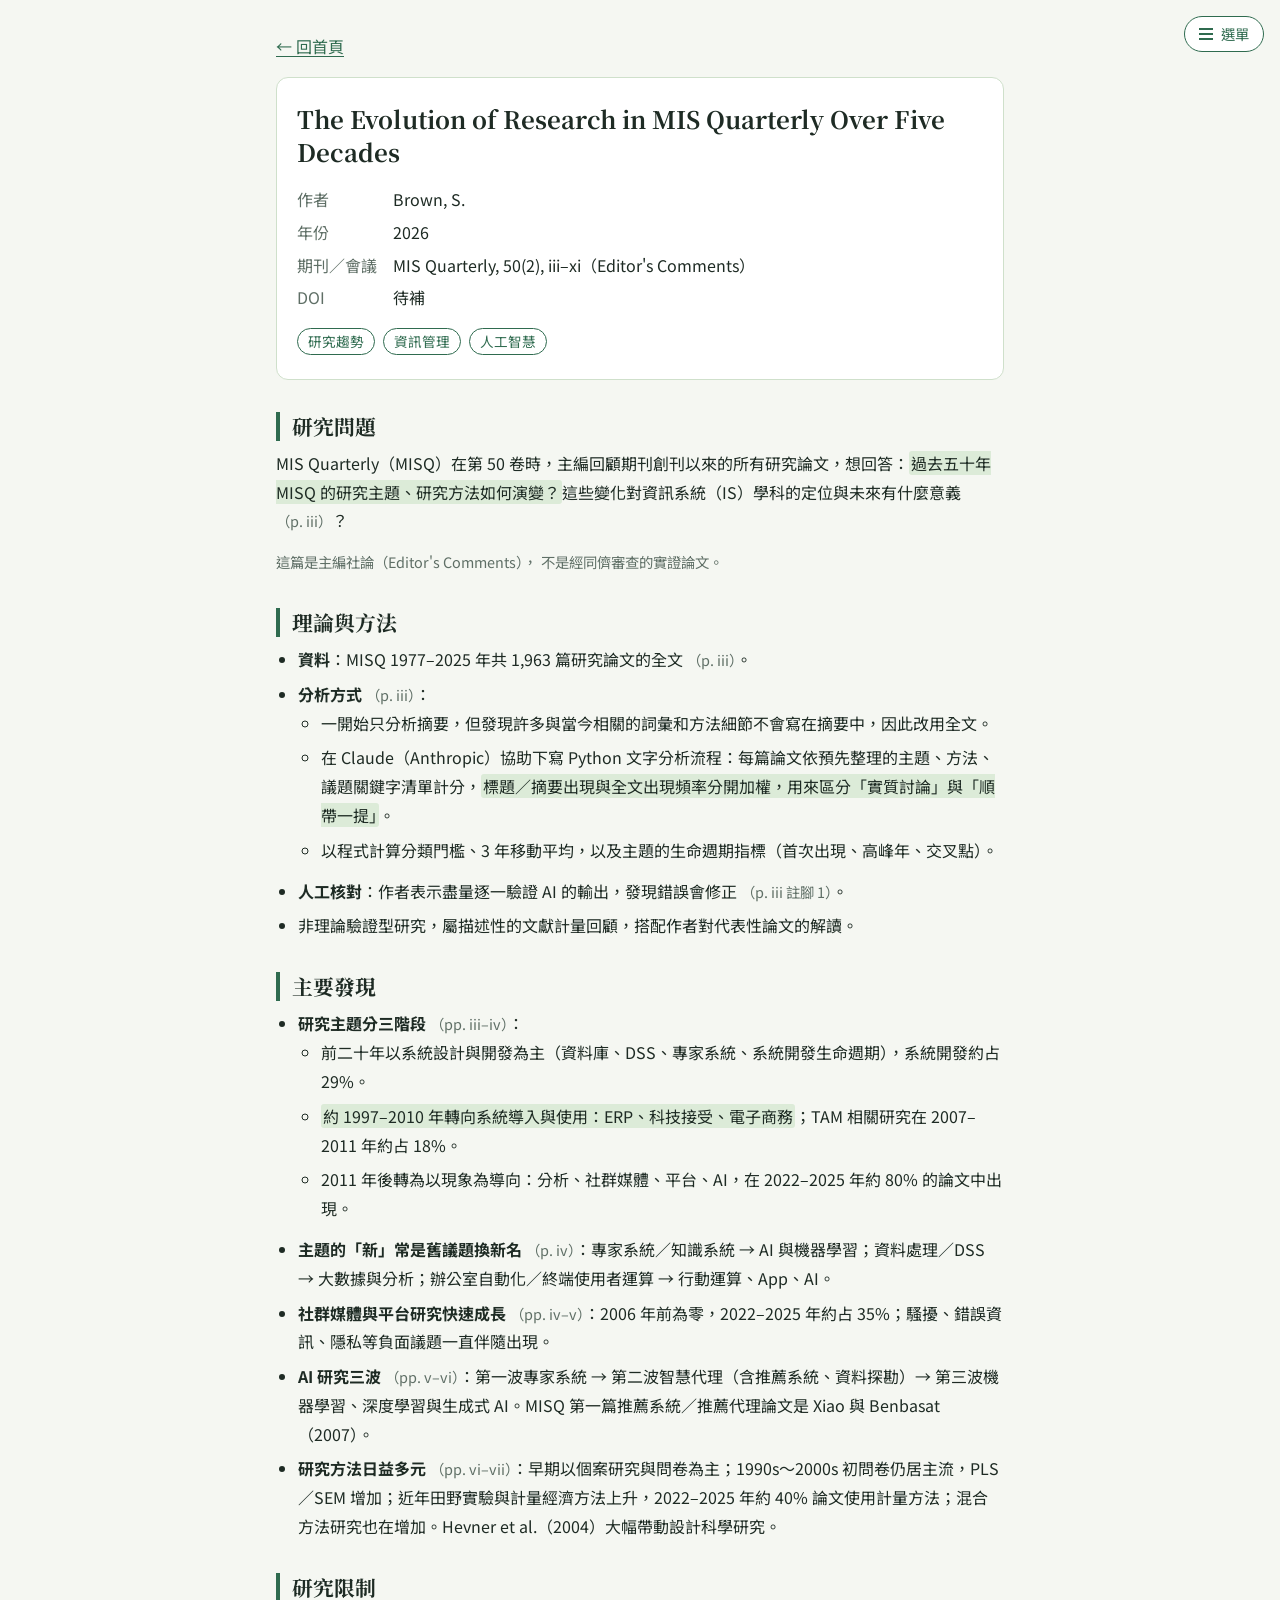
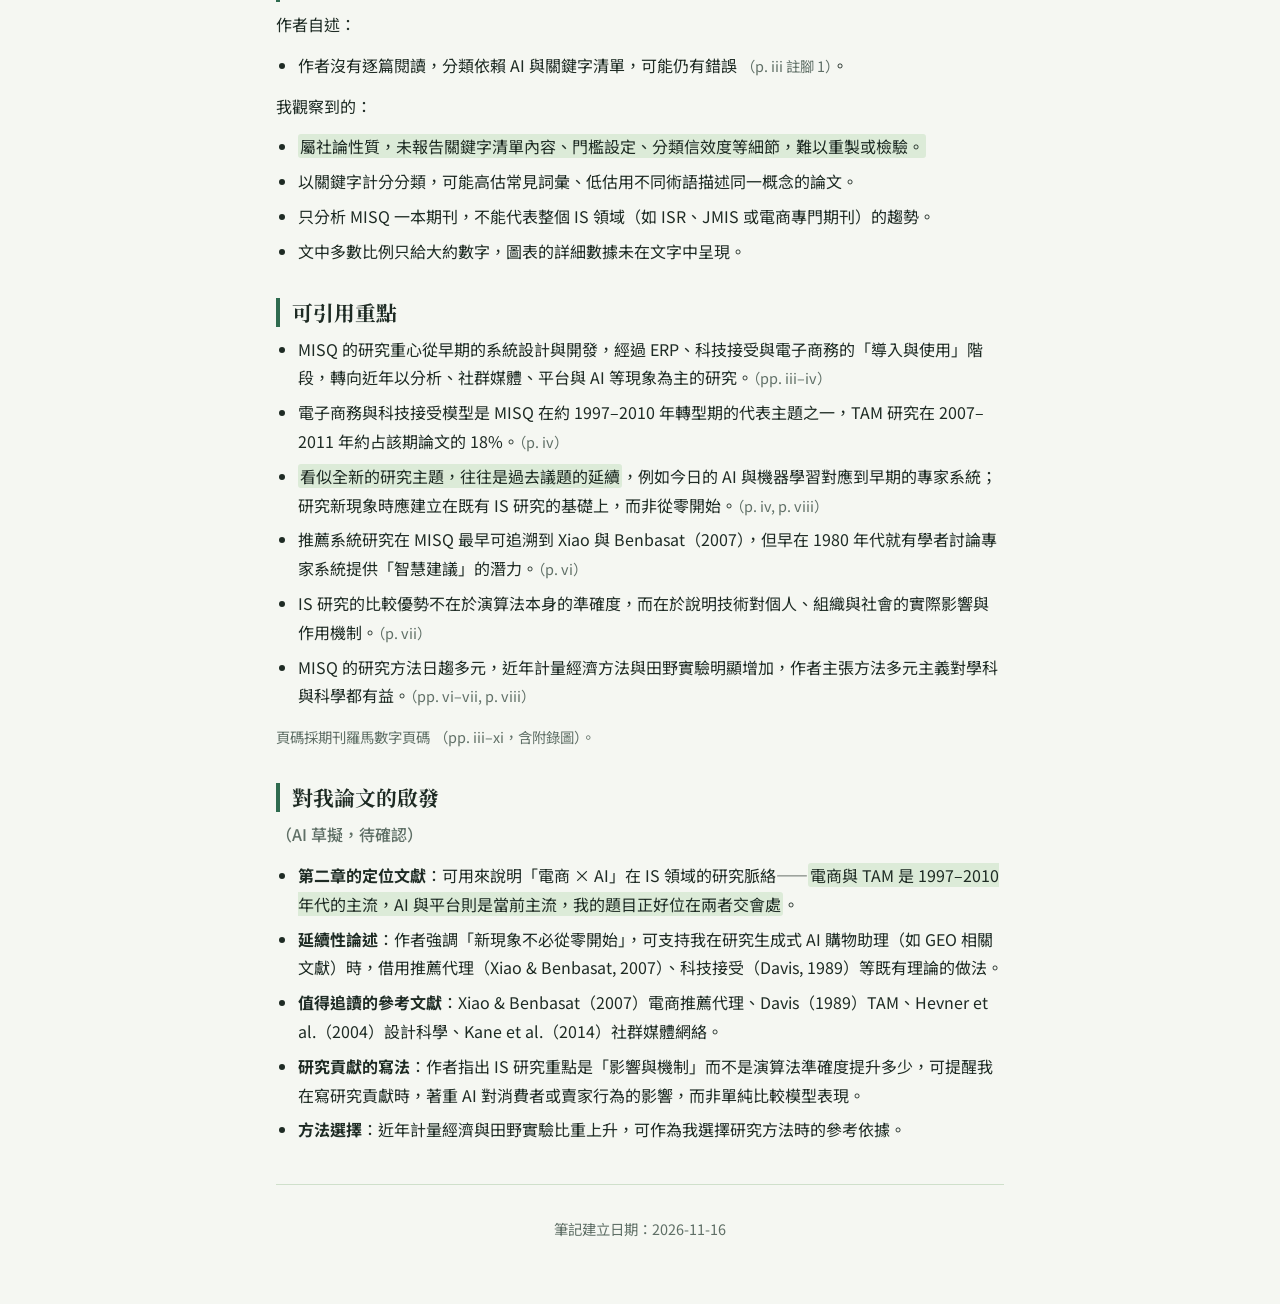
<file: notes/brown-2026-misq-evolution.html>
<!DOCTYPE html>
<html lang="zh-Hant">
<head>
  <meta charset="UTF-8">
  <meta name="viewport" content="width=device-width, initial-scale=1">
  <title>The Evolution of Research in MIS Quarterly Over Five Decades｜論文筆記站</title>
  <link rel="stylesheet" href="../assets/style.css">
</head>
<body>
  <div class="container">
    <a class="back-link" href="../index.html">← 回首頁</a>

    <article>
      <!-- 基本資料卡 -->
      <header class="info-card">
        <h1 class="note-title">The Evolution of Research in MIS Quarterly Over Five Decades</h1>
        <dl class="info-list">
          <dt>作者</dt>
          <dd>Brown, S.</dd>
          <dt>年份</dt>
          <dd>2026</dd>
          <dt>期刊／會議</dt>
          <dd>MIS Quarterly, 50(2), iii–xi（Editor's Comments）</dd>
          <dt>DOI</dt>
          <dd>待補</dd>
        </dl>
        <ul class="tag-list">
          <li class="tag">研究趨勢</li>
          <li class="tag">資訊管理</li>
          <li class="tag">人工智慧</li>
        </ul>
      </header>

      <!-- 固定六段：順序與標題文字不可更改 -->
      <section class="note-section">
        <h2>研究問題</h2>
        <p>MIS Quarterly（MISQ）在第 50 卷時，主編回顧期刊創刊以來的所有研究論文，想回答：<mark>過去五十年 MISQ 的研究主題、研究方法如何演變？</mark>這些變化對資訊系統（IS）學科的定位與未來有什麼意義 <span class="page-ref">（p. iii）</span>？</p>
        <p><span class="page-ref">這篇是主編社論（Editor's Comments），</span> <span class="page-ref">不是經同儕審查的實證論文。</span></p>
      </section>

      <section class="note-section">
        <h2>理論與方法</h2>
        <ul>
          <li><strong>資料</strong>：MISQ 1977–2025 年共 1,963 篇研究論文的全文 <span class="page-ref">（p. iii）</span>。</li>
          <li><strong>分析方式</strong> <span class="page-ref">（p. iii）</span>：
            <ul>
              <li>一開始只分析摘要，但發現許多與當今相關的詞彙和方法細節不會寫在摘要中，因此改用全文。</li>
              <li>在 Claude（Anthropic）協助下寫 Python 文字分析流程：每篇論文依預先整理的主題、方法、議題關鍵字清單計分，<mark>標題／摘要出現與全文出現頻率分開加權，用來區分「實質討論」與「順帶一提」</mark>。</li>
              <li>以程式計算分類門檻、3 年移動平均，以及主題的生命週期指標（首次出現、高峰年、交叉點）。</li>
            </ul>
          </li>
          <li><strong>人工核對</strong>：作者表示盡量逐一驗證 AI 的輸出，發現錯誤會修正 <span class="page-ref">（p. iii 註腳 1）</span>。</li>
          <li>非理論驗證型研究，屬描述性的文獻計量回顧，搭配作者對代表性論文的解讀。</li>
        </ul>
      </section>

      <section class="note-section">
        <h2>主要發現</h2>
        <ul>
          <li><strong>研究主題分三階段</strong> <span class="page-ref">（pp. iii–iv）</span>：
            <ul>
              <li>前二十年以系統設計與開發為主（資料庫、DSS、專家系統、系統開發生命週期），系統開發約占 29%。</li>
              <li><mark>約 1997–2010 年轉向系統導入與使用：ERP、科技接受、電子商務</mark>；TAM 相關研究在 2007–2011 年約占 18%。</li>
              <li>2011 年後轉為以現象為導向：分析、社群媒體、平台、AI，在 2022–2025 年約 80% 的論文中出現。</li>
            </ul>
          </li>
          <li><strong>主題的「新」常是舊議題換新名</strong> <span class="page-ref">（p. iv）</span>：專家系統／知識系統 → AI 與機器學習；資料處理／DSS → 大數據與分析；辦公室自動化／終端使用者運算 → 行動運算、App、AI。</li>
          <li><strong>社群媒體與平台研究快速成長</strong> <span class="page-ref">（pp. iv–v）</span>：2006 年前為零，2022–2025 年約占 35%；騷擾、錯誤資訊、隱私等負面議題一直伴隨出現。</li>
          <li><strong>AI 研究三波</strong> <span class="page-ref">（pp. v–vi）</span>：第一波專家系統 → 第二波智慧代理（含推薦系統、資料探勘）→ 第三波機器學習、深度學習與生成式 AI。MISQ 第一篇推薦系統／推薦代理論文是 Xiao 與 Benbasat（2007）。</li>
          <li><strong>研究方法日益多元</strong> <span class="page-ref">（pp. vi–vii）</span>：早期以個案研究與問卷為主；1990s～2000s 初問卷仍居主流，PLS／SEM 增加；近年田野實驗與計量經濟方法上升，2022–2025 年約 40% 論文使用計量方法；混合方法研究也在增加。Hevner et al.（2004）大幅帶動設計科學研究。</li>
        </ul>
      </section>

      <section class="note-section">
        <h2>研究限制</h2>
        <p>作者自述：</p>
        <ul>
          <li>作者沒有逐篇閱讀，分類依賴 AI 與關鍵字清單，可能仍有錯誤 <span class="page-ref">（p. iii 註腳 1）</span>。</li>
        </ul>
        <p>我觀察到的：</p>
        <ul>
          <li><mark>屬社論性質，未報告關鍵字清單內容、門檻設定、分類信效度等細節，難以重製或檢驗。</mark></li>
          <li>以關鍵字計分分類，可能高估常見詞彙、低估用不同術語描述同一概念的論文。</li>
          <li>只分析 MISQ 一本期刊，不能代表整個 IS 領域（如 ISR、JMIS 或電商專門期刊）的趨勢。</li>
          <li>文中多數比例只給大約數字，圖表的詳細數據未在文字中呈現。</li>
        </ul>
      </section>

      <section class="note-section">
        <h2>可引用重點</h2>
        <ul>
          <li>MISQ 的研究重心從早期的系統設計與開發，經過 ERP、科技接受與電子商務的「導入與使用」階段，轉向近年以分析、社群媒體、平台與 AI 等現象為主的研究。<span class="page-ref">（pp. iii–iv）</span></li>
          <li>電子商務與科技接受模型是 MISQ 在約 1997–2010 年轉型期的代表主題之一，TAM 研究在 2007–2011 年約占該期論文的 18%。<span class="page-ref">（p. iv）</span></li>
          <li><mark>看似全新的研究主題，往往是過去議題的延續</mark>，例如今日的 AI 與機器學習對應到早期的專家系統；研究新現象時應建立在既有 IS 研究的基礎上，而非從零開始。<span class="page-ref">（p. iv, p. viii）</span></li>
          <li>推薦系統研究在 MISQ 最早可追溯到 Xiao 與 Benbasat（2007），但早在 1980 年代就有學者討論專家系統提供「智慧建議」的潛力。<span class="page-ref">（p. vi）</span></li>
          <li>IS 研究的比較優勢不在於演算法本身的準確度，而在於說明技術對個人、組織與社會的實際影響與作用機制。<span class="page-ref">（p. vii）</span></li>
          <li>MISQ 的研究方法日趨多元，近年計量經濟方法與田野實驗明顯增加，作者主張方法多元主義對學科與科學都有益。<span class="page-ref">（pp. vi–vii, p. viii）</span></li>
        </ul>
        <p><span class="page-ref">頁碼採期刊羅馬數字頁碼</span> <span class="page-ref">（pp. iii–xi，含附錄圖）。</span></p>
      </section>

      <section class="note-section">
        <h2>對我論文的啟發</h2>
        <p class="ai-draft-label">（AI 草擬，待確認）</p>
        <ul>
          <li><strong>第二章的定位文獻</strong>：可用來說明「電商 × AI」在 IS 領域的研究脈絡——<mark>電商與 TAM 是 1997–2010 年代的主流，AI 與平台則是當前主流，我的題目正好位在兩者交會處</mark>。</li>
          <li><strong>延續性論述</strong>：作者強調「新現象不必從零開始」，可支持我在研究生成式 AI 購物助理（如 GEO 相關文獻）時，借用推薦代理（Xiao &amp; Benbasat, 2007）、科技接受（Davis, 1989）等既有理論的做法。</li>
          <li><strong>值得追讀的參考文獻</strong>：Xiao &amp; Benbasat（2007）電商推薦代理、Davis（1989）TAM、Hevner et al.（2004）設計科學、Kane et al.（2014）社群媒體網絡。</li>
          <li><strong>研究貢獻的寫法</strong>：作者指出 IS 研究重點是「影響與機制」而不是演算法準確度提升多少，可提醒我在寫研究貢獻時，著重 AI 對消費者或賣家行為的影響，而非單純比較模型表現。</li>
          <li><strong>方法選擇</strong>：近年計量經濟與田野實驗比重上升，可作為我選擇研究方法時的參考依據。</li>
        </ul>
      </section>
    </article>

    <footer class="site-footer">
      <p>筆記建立日期：2026-11-16</p>
    </footer>
  </div>
  <script src="../assets/note.js"></script>
</body>
</html>
</file>
<file: assets/style.css>
/* 論文筆記站 — 全站樣式（森林綠）
   所有顏色只在 :root 定義，其他地方一律使用變數。 */

@import url("https://fonts.googleapis.com/css2?family=Noto+Sans+TC:wght@400;500;700&family=Noto+Serif+TC:wght@600;700&display=swap");

:root {
  --bg: #F5F7F2;        /* 頁面背景（淺綠灰） */
  --text: #1E2B24;      /* 內文文字（墨黑綠） */
  --accent: #2F6B4F;    /* 標題裝飾、連結、標籤、按鈕（森林綠） */
  --highlight: #DCEBD8; /* 螢光標示，只用在關鍵句 */
  --card: #FFFFFF;      /* 卡片背景 */
  --muted: #5F6F66;     /* 次要文字（日期、期刊名） */
  --border: #CFE0CB;    /* 卡片細邊框（淡綠） */
  --overlay: rgba(30, 43, 36, 0.35); /* 抽屜開啟時的遮罩（--text 半透明） */

  --font-serif: "Noto Serif TC", "Songti TC", serif;
  --font-sans: "Noto Sans TC", "Microsoft JhengHei", "PingFang TC", sans-serif;
  --radius: 12px;
  --content-width: 760px;
}

*,
*::before,
*::after {
  box-sizing: border-box;
}

html {
  -webkit-text-size-adjust: 100%;
}

body {
  margin: 0;
  background: var(--bg);
  color: var(--text);
  font-family: var(--font-sans);
  font-size: 16px;
  line-height: 1.8;
  overflow-wrap: anywhere;
}

.container {
  max-width: var(--content-width);
  margin: 0 auto;
  padding: 32px 16px 48px;
}

h1,
h2,
h3 {
  font-family: var(--font-serif);
  line-height: 1.4;
  color: var(--text);
}

a {
  color: var(--accent);
  text-decoration: underline;
  text-underline-offset: 3px;
}

a:hover {
  text-decoration-thickness: 2px;
}

mark {
  background: var(--highlight);
  color: inherit;
  padding: 0 2px;
  border-radius: 3px;
}

/* ---------- 頁首／頁尾 ---------- */

.site-header {
  margin-bottom: 24px;
  padding-bottom: 16px;
  border-bottom: 2px solid var(--accent);
}

.site-title {
  margin: 0;
  font-size: 2rem;
}

.site-intro {
  margin: 4px 0 0;
  color: var(--muted);
}

.site-footer {
  margin-top: 40px;
  padding-top: 16px;
  border-top: 1px solid var(--border);
  color: var(--muted);
  font-size: 0.9rem;
  text-align: center;
}

/* ---------- 標籤 ---------- */

.tag-list {
  display: flex;
  flex-wrap: wrap;
  gap: 8px;
  margin: 0;
  padding: 0;
  list-style: none;
}

.tag {
  display: inline-block;
  padding: 0 10px;
  border: 1px solid var(--accent);
  border-radius: 999px;
  color: var(--accent);
  font-size: 0.85rem;
  line-height: 1.8;
}

/* ---------- 首頁：篩選列 ---------- */

.filter-bar {
  display: flex;
  flex-wrap: wrap;
  gap: 8px;
  margin-bottom: 24px;
}

.filter-btn {
  padding: 2px 14px;
  border: 1px solid var(--accent);
  border-radius: 999px;
  background: var(--card);
  color: var(--accent);
  font: inherit;
  font-size: 0.9rem;
  cursor: pointer;
}

.filter-btn.is-active {
  background: var(--accent);
  color: var(--card);
}

/* ---------- 首頁：搜尋與排序 ---------- */

.toolbar {
  display: flex;
  flex-wrap: wrap;
  gap: 8px 12px;
  align-items: center;
  margin-bottom: 12px;
}

.search-input {
  flex: 1 1 240px;
  min-width: 0;
  padding: 8px 14px;
  border: 1px solid var(--border);
  border-radius: 999px;
  background: var(--card);
  color: var(--text);
  font: inherit;
}

.search-input:focus,
.sort-select:focus {
  outline: 2px solid var(--accent);
  outline-offset: 1px;
}

.sort-label {
  display: inline-flex;
  align-items: center;
  gap: 6px;
  color: var(--muted);
  font-size: 0.9rem;
  white-space: nowrap;
}

.sort-select {
  padding: 6px 10px;
  border: 1px solid var(--border);
  border-radius: 8px;
  background: var(--card);
  color: var(--text);
  font: inherit;
  font-size: 0.9rem;
}

/* ---------- 首頁：精簡列表 ---------- */

.note-list {
  margin: 0;
  padding: 0;
  list-style: none;
  background: var(--card);
  border: 1px solid var(--border);
  border-radius: var(--radius);
}

.note-row {
  border-bottom: 1px solid var(--border);
}

.note-row:last-child {
  border-bottom: 0;
}

.note-row-main {
  display: grid;
  grid-template-columns: 3.2em 7em minmax(0, 1fr) auto auto;
  gap: 12px;
  align-items: center;
  padding: 10px 16px;
  cursor: pointer;
}

.note-row-main:hover {
  background: var(--bg);
}

.note-year {
  color: var(--muted);
  font-variant-numeric: tabular-nums;
}

.note-author {
  overflow: hidden;
  color: var(--muted);
  font-size: 0.9rem;
  white-space: nowrap;
  text-overflow: ellipsis;
}

.note-title-link {
  overflow: hidden;
  font-weight: 500;
  white-space: nowrap;
  text-overflow: ellipsis;
  text-decoration: none;
}

.note-title-link:hover {
  text-decoration: underline;
}

.note-row-tags {
  max-width: 12em;
  overflow: hidden;
  color: var(--accent);
  font-size: 0.8rem;
  white-space: nowrap;
  text-overflow: ellipsis;
}

.note-row-toggle {
  padding: 0 10px;
  border: 1px solid var(--border);
  border-radius: 999px;
  background: var(--card);
  color: var(--muted);
  font: inherit;
  font-size: 0.8rem;
  cursor: pointer;
}

.note-row-toggle[aria-expanded="true"] {
  border-color: var(--accent);
  color: var(--accent);
}

.note-row-detail {
  padding: 4px 16px 14px calc(16px + 3.2em + 12px);
}

.note-row-detail[hidden] {
  display: none;
}

.note-row-detail p {
  margin: 0 0 6px;
}

.note-row-detail .tag-list {
  margin: 8px 0;
}

.note-detail-meta {
  color: var(--muted);
  font-size: 0.9rem;
}

.empty-message {
  margin: 0;
  padding: 16px;
  color: var(--muted);
}

/* ---------- 筆記頁 ---------- */

.back-link {
  display: inline-block;
  margin-bottom: 16px;
}

.info-card {
  padding: 24px 20px;
  margin-bottom: 32px;
  background: var(--card);
  border: 1px solid var(--border);
  border-radius: var(--radius);
}

.info-card .note-title {
  margin: 0 0 16px;
  font-size: 1.5rem;
}

.info-list {
  display: grid;
  grid-template-columns: max-content 1fr;
  gap: 4px 16px;
  margin: 0 0 16px;
}

.info-list dt {
  color: var(--muted);
}

.info-list dd {
  margin: 0;
}

.note-section {
  margin-bottom: 32px;
}

.note-section h2 {
  margin: 0 0 8px;
  padding-left: 12px;
  border-left: 4px solid var(--accent);
  font-size: 1.3rem;
}

.note-section p {
  margin: 0 0 12px;
}

.note-section ul,
.note-section ol {
  margin: 0 0 12px;
  padding-left: 1.4em;
}

.note-section li {
  margin-bottom: 6px;
}

.page-ref {
  color: var(--muted);
  font-size: 0.9rem;
  white-space: nowrap;
}

.ai-draft-label {
  color: var(--muted);
  font-weight: 500;
}

/* ---------- 筆記頁：側邊抽屜選單 ---------- */

.drawer-toggle {
  position: fixed;
  top: 16px;
  right: 16px;
  z-index: 10;
  display: inline-flex;
  align-items: center;
  gap: 8px;
  padding: 4px 14px;
  border: 1px solid var(--accent);
  border-radius: 999px;
  background: var(--card);
  color: var(--accent);
  font: inherit;
  font-size: 0.9rem;
  cursor: pointer;
}

.drawer-toggle-icon,
.drawer-toggle-icon::before,
.drawer-toggle-icon::after {
  display: block;
  width: 14px;
  height: 2px;
  background: var(--accent);
}

.drawer-toggle-icon {
  position: relative;
}

.drawer-toggle-icon::before,
.drawer-toggle-icon::after {
  content: "";
  position: absolute;
  left: 0;
}

.drawer-toggle-icon::before {
  top: -5px;
}

.drawer-toggle-icon::after {
  top: 5px;
}

.drawer-overlay {
  position: fixed;
  inset: 0;
  z-index: 20;
  background: var(--overlay);
}

.drawer {
  position: fixed;
  top: 0;
  bottom: 0;
  right: 0;
  z-index: 30;
  width: min(320px, 85vw);
  padding: 16px 20px 32px;
  overflow-y: auto;
  background: var(--bg);
  border-left: 1px solid var(--border);
  /* 全站唯一的動畫：抽屜從右側滑入（使用者指定） */
  visibility: hidden;
  transform: translateX(100%);
  transition: transform 0.25s ease, visibility 0s linear 0.25s;
}

.drawer.is-open {
  visibility: visible;
  transform: translateX(0);
  transition: transform 0.25s ease, visibility 0s linear 0s;
}

@media (prefers-reduced-motion: reduce) {
  .drawer,
  .drawer.is-open {
    transition: none;
  }
}

.drawer-overlay[hidden] {
  display: none;
}

body.drawer-open {
  overflow: hidden;
}

.drawer-header {
  display: flex;
  align-items: center;
  justify-content: space-between;
  padding-bottom: 12px;
  margin-bottom: 12px;
  border-bottom: 2px solid var(--accent);
}

.drawer-title {
  font-family: var(--font-serif);
  font-weight: 700;
  font-size: 1.1rem;
}

.drawer-close {
  padding: 0 10px;
  border: 1px solid var(--border);
  border-radius: 999px;
  background: var(--card);
  color: var(--muted);
  font: inherit;
  font-size: 0.85rem;
  cursor: pointer;
}

.drawer-home {
  display: inline-block;
  margin-bottom: 8px;
}

.drawer-heading {
  margin: 16px 0 4px;
  color: var(--muted);
  font-family: var(--font-sans);
  font-size: 0.85rem;
  font-weight: 500;
}

.drawer-list {
  margin: 0;
  padding-left: 1.4em;
}

.drawer-notes {
  padding-left: 0;
  list-style: none;
}

.drawer-list li {
  margin-bottom: 4px;
}

.drawer-notes li {
  margin-bottom: 10px;
  line-height: 1.5;
}

.drawer-list a {
  text-decoration: none;
}

.drawer-list a:hover {
  text-decoration: underline;
}

.drawer-current {
  display: block;
  padding-left: 8px;
  border-left: 3px solid var(--accent);
  font-weight: 500;
}

.drawer-note-meta {
  display: block;
  color: var(--muted);
  font-size: 0.8rem;
  font-weight: 400;
}

.drawer-muted {
  color: var(--muted);
}

.note-section {
  scroll-margin-top: 64px;
}

/* ---------- 手機 ---------- */

@media (max-width: 480px) {
  .container {
    padding-top: 24px;
  }

  .site-title {
    font-size: 1.6rem;
  }

  .info-card .note-title {
    font-size: 1.3rem;
  }

  .info-list {
    grid-template-columns: 1fr;
    gap: 0;
  }

  .info-list dd {
    margin-bottom: 8px;
  }
}

@media (max-width: 640px) {
  .note-row-main {
    grid-template-columns: auto minmax(0, 1fr) auto;
    grid-template-areas:
      "year author toggle"
      "title title title"
      "tags tags tags";
    gap: 2px 10px;
    padding: 12px 14px;
  }

  .note-year { grid-area: year; }
  .note-author { grid-area: author; }
  .note-row-toggle { grid-area: toggle; }

  .note-title-link {
    grid-area: title;
    white-space: normal;
  }

  .note-row-tags {
    grid-area: tags;
    max-width: none;
  }

  .note-row-detail {
    padding: 0 14px 14px;
  }
}
</file>
